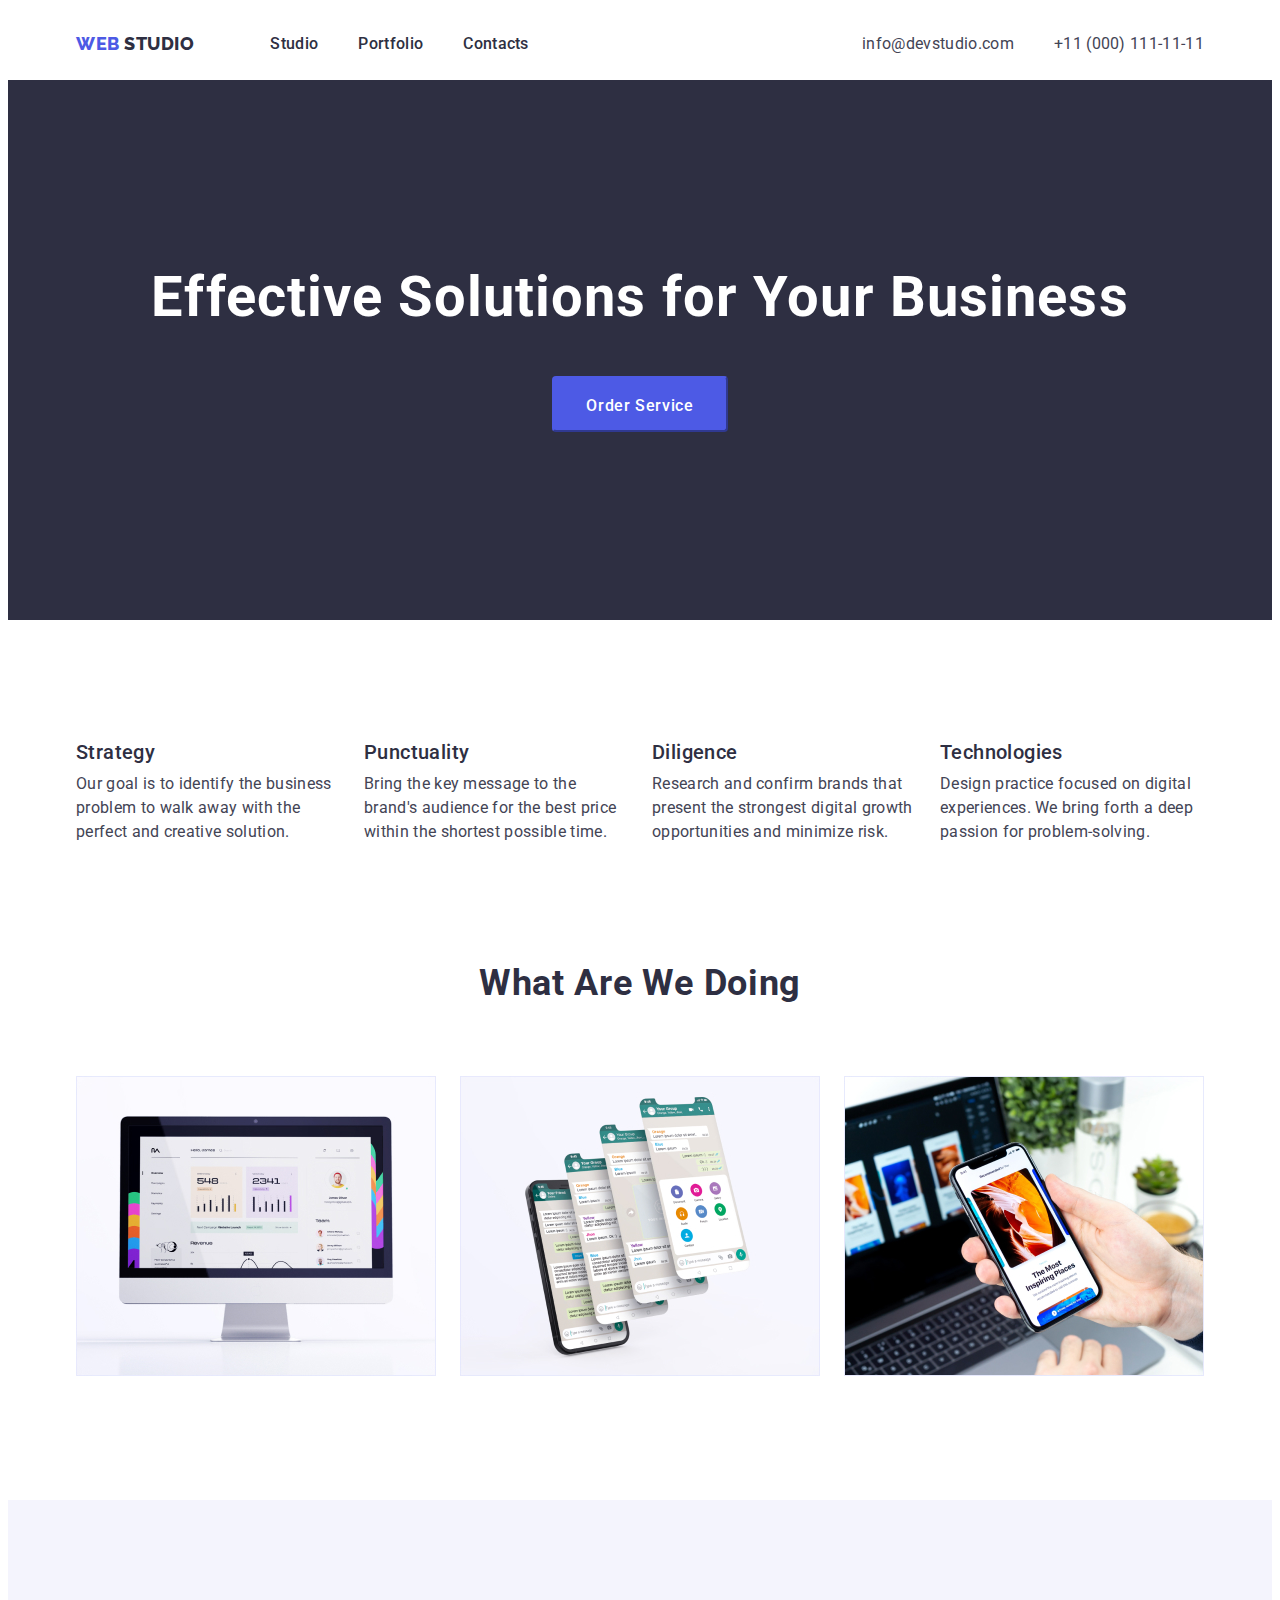
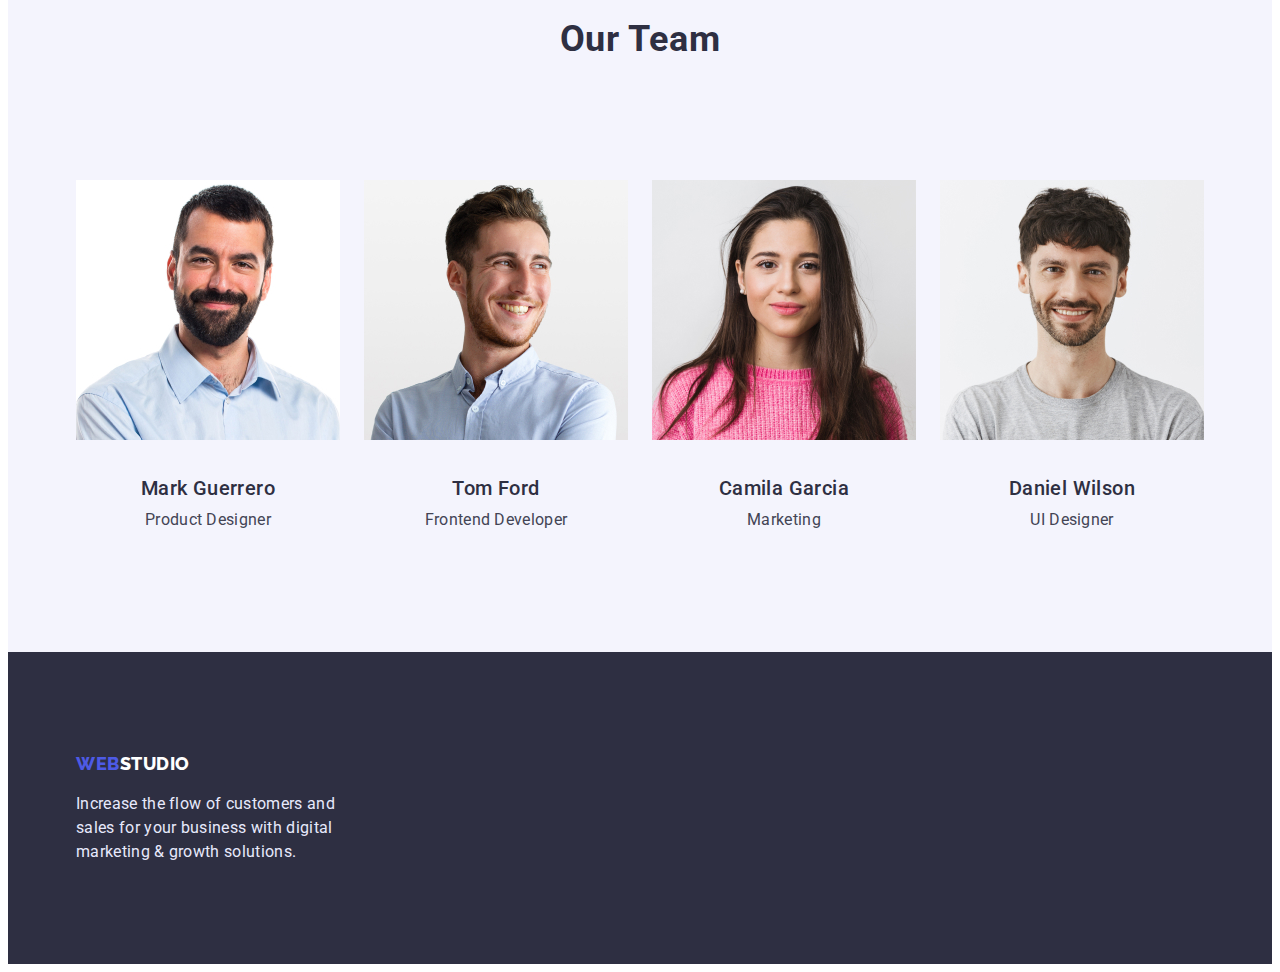
<file: index.html>
<!DOCTYPE html>
<html lang="en">
<head>
    <meta charset="UTF-8">
    <meta http-equiv="X-UA-Compatible" content="IE=edge">
    <meta name="viewport" content="width=device-width, initial-scale=1.0">
    <title class="title">
        Студія
    </title>
    <link rel="preconnect" href="https://fonts.googleapis.com"><link rel="preconnect" href="https://fonts.gstatic.com" crossorigin><link href="https://fonts.googleapis.com/css2?family=Raleway:wght@800&family=Roboto:wght@400;500;700;900&display=swap" rel="stylesheet">
 
    <link rel="stylesheet" href="./css/style.css">
    
   </head>
<body>

      <header class="header">
        
       <div class="container header-flex">
        <div class="container header-flex">
            <a class="header-logo" href="./index.html">Web <span class="header-logo-span">Studio</span></a>
        <nav class="header-nav">
       <ul class="header-list">
        <li class="header-item"><a class="header-link link" href="studio.html">Studio</a> </li>
        <li class="header-item"><a class="header-link link" href="portfolio.html">Portfolio</a> </li>
        <li class="header-item"><a class="header-link link" href="contacts.html">Contacts</a>  </li>
       </ul>
    </nav> 
</div>
     
     
     <div class="container header-flex">
        <ul class="contacts-list"> 
            <li class="contacts-item"> <a class="contacts-link" href="mailto:info@devstudio.com">info@devstudio.com</a></li> 
         <li class="contacts-item"> <a class="contacts-link" href="tel:+110001111111">+11 (000) 111-11-11</a> </li>
         </ul>
     </div>
       </div>
    
    </header>
    <main>
 
    <section class="hero">
    <div class="container">
        <h1 class="hero-title">Effective Solutions for Your Business</h1>
    <button class="hero-button">Order Service</button>
  
    </div>
    </section>
 

 <section class="futures">
    <div class="container">
        <h2 class="visually-hidden">Benefits</h2>
 <ul class="futures-list">
    <li class="futures-item">
        <h3 class="futures-caption">
            Strategy
        </h3>
        <p class="futures-text">
            Our goal is to identify the business
            problem to walk away with the perfect and creative solution. 
        </p>
    </li>

    <li class="futures-item">
        <h3 class="futures-caption">
            Punctuality
        </h3>
        <p class="futures-text" > 
            Bring the key message to the brand's audience for the best price  within the shortest possible time.
        </p>
       
    </li>

    <li class="futures-item">
        <h3 class="futures-caption">
            Diligence
        </h3>
        <p class="futures-text">
            Research and confirm brands that present the strongest digital growth  opportunities and minimize risk.
        </p>
    </li>

    <li class="futures-item">
        <h3 class="futures-caption">
            Technologies
        </h3>
        <p class="futures-text" >
            Design practice focused on digital experiences. We bring forth a deep  passion for problem-solving.
        </p>
    </li>
    </ul>
    </div>
 </section>
  
 <section class="slides">
    <div class="container">
        <h2 class="slides-caption">What are we doing</h2>
     <ul class="slides-list">
     <li class="slides-item"><img  src="img/img.jpg" alt="PC" 
        width="360"></li>
     <li class="slides-item"><img src="img/img1.jpg" alt="Display"
        width="360"></li>
     <li class="slides-item"><img src="img/img2.jpg" alt="Devices"
        width="360"></li>
      </ul>
    </div>
 </section>

 <section class="team">
     <div class="container">
        <h2 class="our-team"> 
            Our Team
           </h2> 
        <ul class="team-list">
             
         <li class="team-item"> <img src="img/card.jpg" alt="card1" width="264">
           <h3 class="team-caption">
             Mark Guerrero
            </h3>
           <p class="team-title">
             Product Designer
           </p>
           </li>
         
         
         
          <li class="team-item"><img src="img/card2.jpg" alt="card2" width="264">
              <h3 class="team-caption">
                 Tom Ford
              </h3>
              <p class="team-title">
                 Frontend Developer
              </p></li>
         
         
         
          <li class="team-item"><img src="img/card3.jpg" alt="card3" width="264">
              <h3 class="team-caption">
                 Camila Garcia
              </h3>
              <p class="team-title">
                 Marketing
              </p></li>
         
         
         
          <li class="team-item"><img src="img/card4.jpg" alt="card4" width="264">
              <h3 class="team-caption">
                 Daniel Wilson
              </h3>
              <p class="team-title">
                 UI Designer
              </p>
          </li>
          
        </ul>
     </div>
     
</section>
</main>

<footer class="footer">
    <div class="container">
        <a class="footer-logo" href="./index.html">Web <span class="footer-logo-span">Studio</span></a>
    <p class="footer-text">
        Increase the flow of customers and <br> sales for your business with digital <br> marketing & growth solutions.
    
        <p>
    </div>
</footer>

</body>
 
</html>
</file>
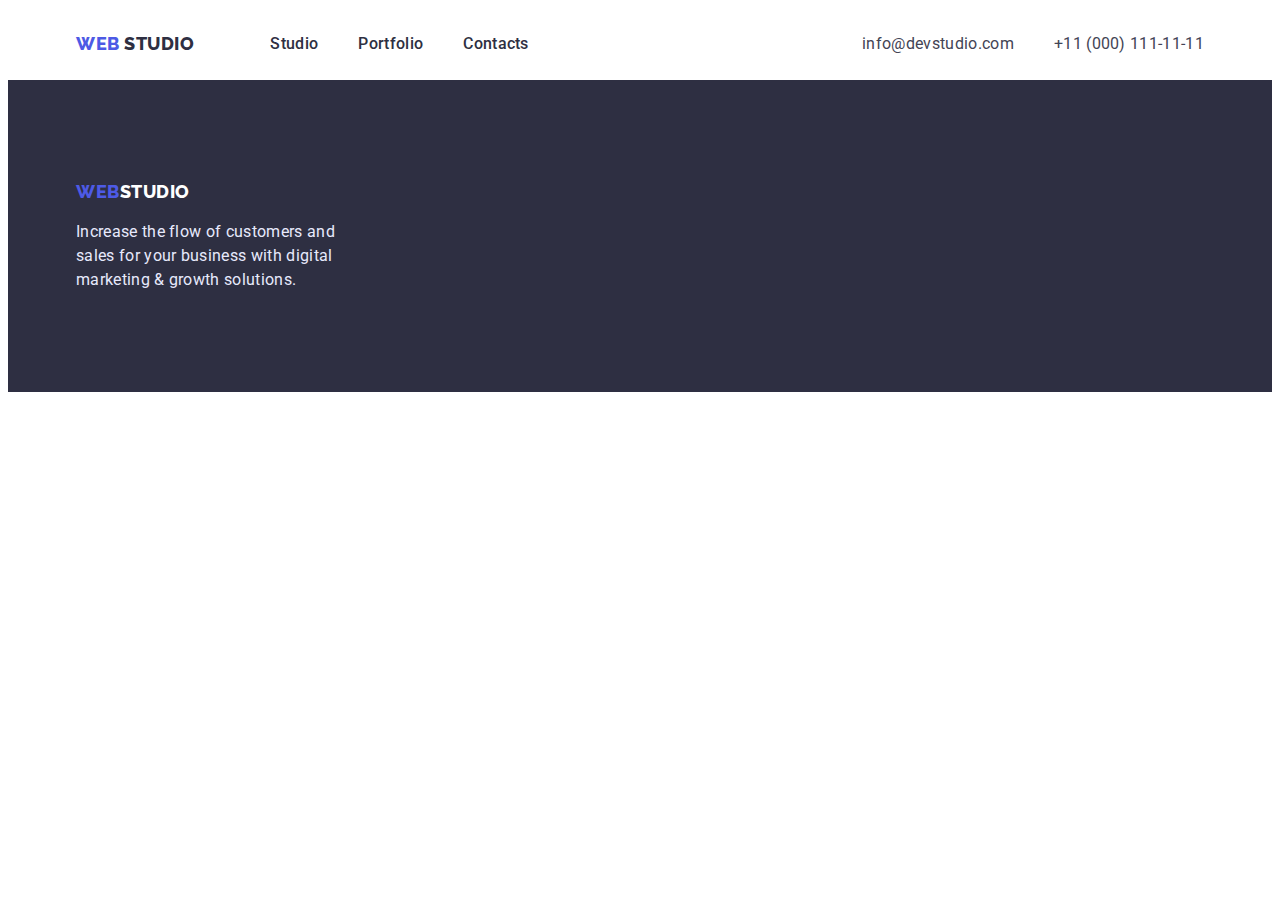
<file: contacts.html>
<!DOCTYPE html>
<html lang="en">
<head>
    <meta charset="UTF-8">
    <meta http-equiv="X-UA-Compatible" content="IE=edge">
    <meta name="viewport" content="width=device-width, initial-scale=1.0">
    <title>Document</title>
    <title>Портфоліо</title>
    <link rel="preconnect" href="https://fonts.googleapis.com"><link rel="preconnect" href="https://fonts.gstatic.com" crossorigin><link href="https://fonts.googleapis.com/css2?family=Raleway:wght@800&family=Roboto:wght@400;500;700;900&display=swap" rel="stylesheet">

    <link rel="stylesheet" href="./css/style.css">
    
</head>
<body>
    


   <main>
    <header class="header">
        
        <div class="container header-flex">
         <div class="container header-flex">
             <a class="header-logo" href="./index.html">Web <span class="header-logo-span">Studio</span></a>
         <nav class="header-nav">
        <ul class="header-list">
         <li class="header-item"><a class="header-link link" href="studio.html">Studio</a> </li>
         <li class="header-item"><a class="header-link link" href="portfolio.html">Portfolio</a> </li>
         <li class="header-item"><a class="header-link link" href="contacts.html">Contacts</a>  </li>
        </ul>
     </nav> 
 </div>
      
      
      <div class="container header-flex">
         <ul class="contacts-list"> 
             <li class="contacts-item"> <a class="contacts-link" href="mailto:info@devstudio.com">info@devstudio.com</a></li> 
          <li class="contacts-item"> <a class="contacts-link" href="tel:+110001111111">+11 (000) 111-11-11</a> </li>
          </ul>
      </div>
        </div>
     
     </header>
   </main>
   
   <footer class="footer">
    <div class="container">
        <a class="footer-logo" href="./index.html">Web <span class="footer-logo-span">Studio</span></a>
    <p class="footer-text">
        Increase the flow of customers and <br> sales for your business with digital <br> marketing & growth solutions.
    
        <p>
    </div>
</footer>
</body>
</html>
</file>
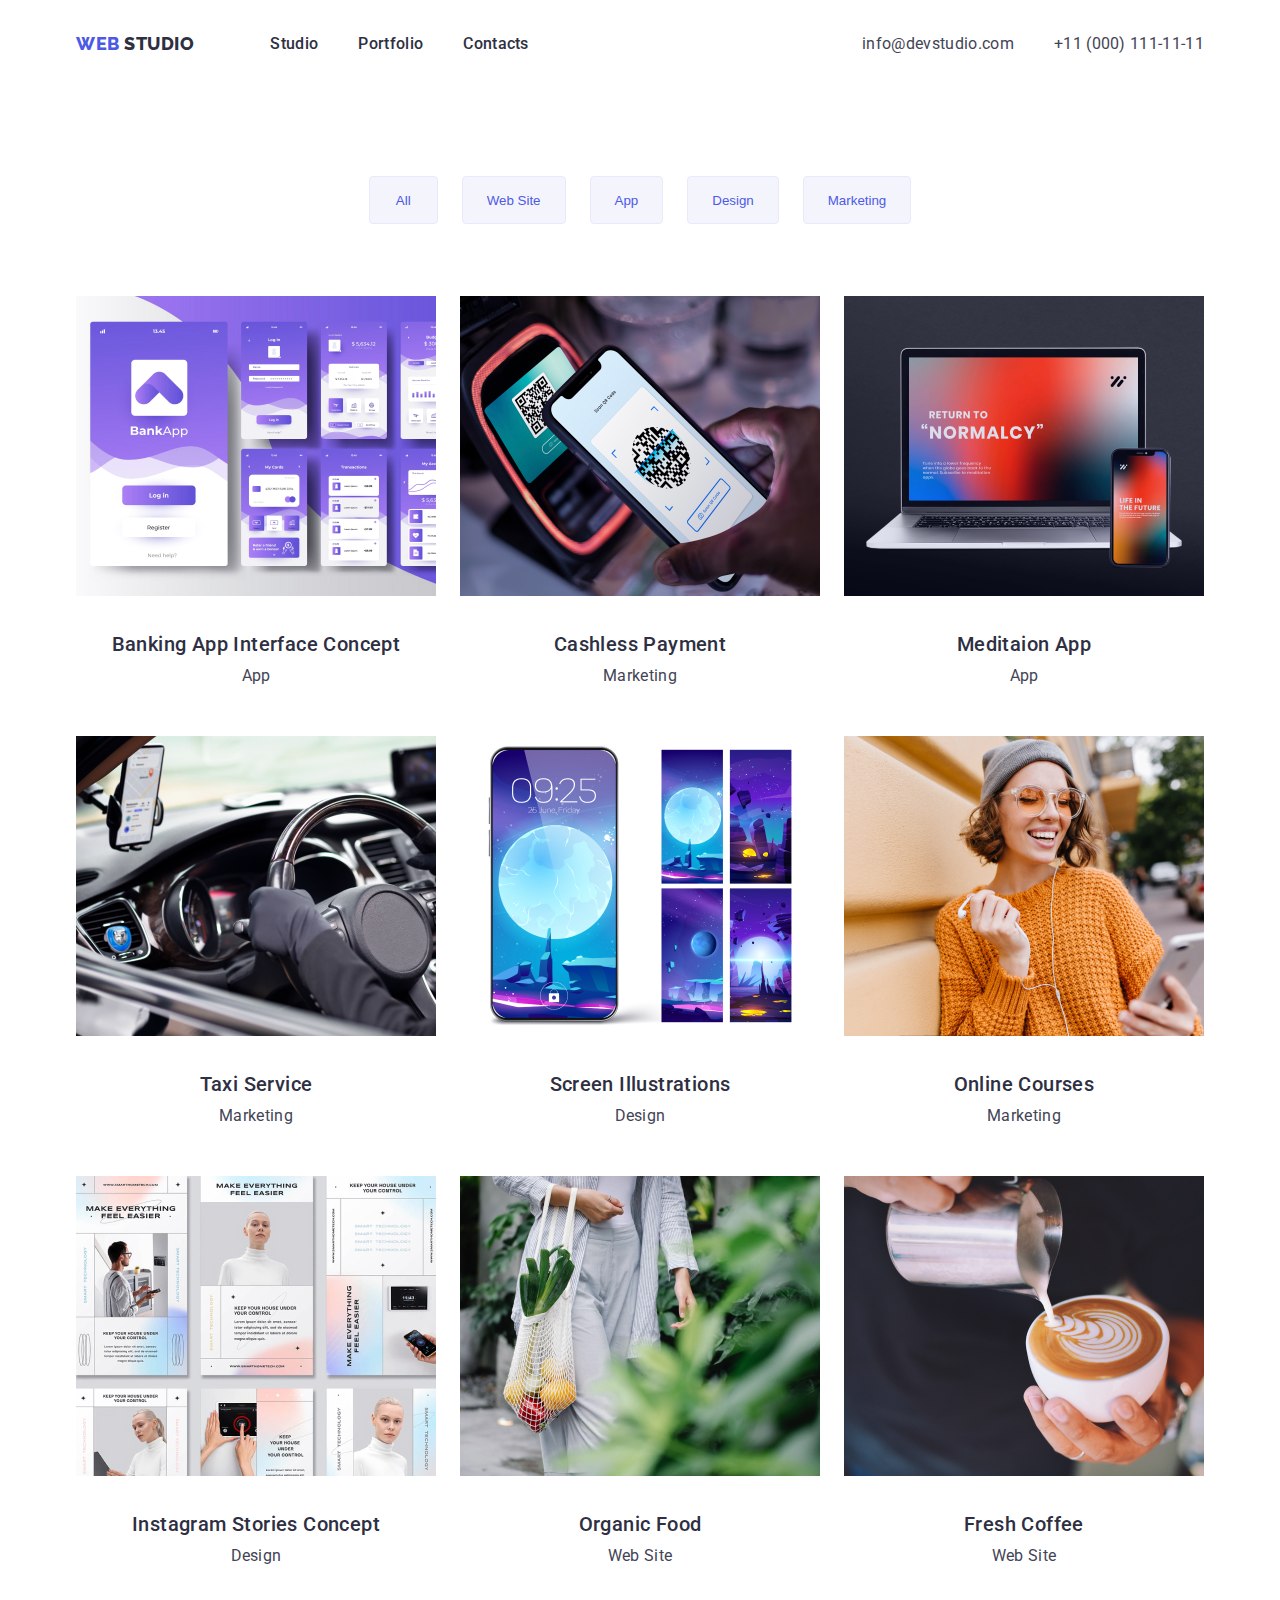
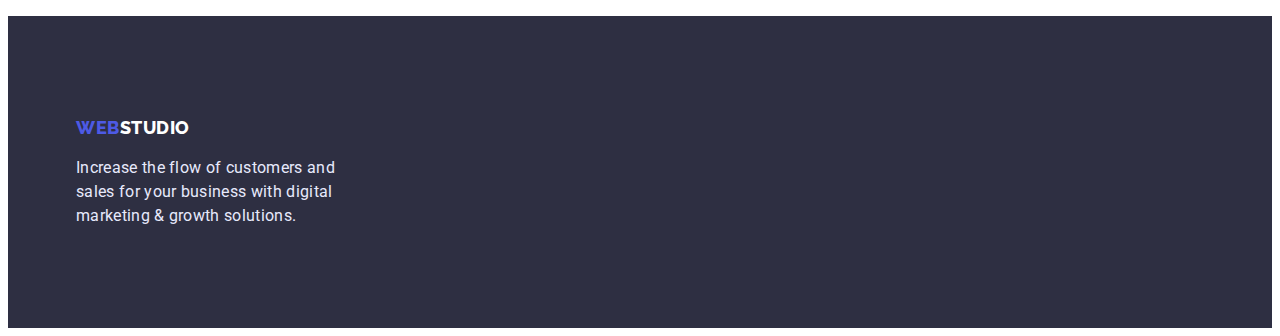
<file: portfolio.html>
<!DOCTYPE html>
<html lang="en">
<head>
    <meta charset="UTF-8">
    <meta http-equiv="X-UA-Compatible" content="IE=edge">
    <meta name="viewport" content="width=device-width, initial-scale=1.0">
    <title>Document</title>
    <title>Портфоліо</title>
    <link rel="preconnect" href="https://fonts.googleapis.com"><link rel="preconnect" href="https://fonts.gstatic.com" crossorigin><link href="https://fonts.googleapis.com/css2?family=Raleway:wght@800&family=Roboto:wght@400;500;700;900&display=swap" rel="stylesheet">

    <link rel="stylesheet" href="./css/style.css">
    
</head>
<body>
    
    <header class="header">
        
        <div class="container header-flex">
         <div class="container header-flex">
             <a class="header-logo" href="./index.html">Web <span class="header-logo-span">Studio</span></a>
         <nav class="header-nav">
        <ul class="header-list">
         <li class="header-item"><a class="header-link link" href="studio.html">Studio</a> </li>
         <li class="header-item"><a class="header-link link" href="portfolio.html">Portfolio</a> </li>
         <li class="header-item"><a class="header-link link" href="contacts.html">Contacts</a>  </li>
        </ul>
     </nav> 
 </div>
      
      
      <div class="container header-flex">
         <ul class="contacts-list"> 
             <li class="contacts-item"> <a class="contacts-link" href="mailto:info@devstudio.com">info@devstudio.com</a></li> 
          <li class="contacts-item"> <a class="contacts-link" href="tel:+110001111111">+11 (000) 111-11-11</a> </li>
          </ul>
      </div>
        </div>
     
     </header>
    <main>
    <section class="portfolio-hero">
        <div class="container">
            <ul class="portfolio-hero-list">
                <li class="portfolio-hero-item"> <button class="portfolio-hero-btn">All</button> </li>
                <li class="portfolio-hero-item"> <button class="portfolio-hero-btn">Web Site</button> </li>
                <li class="portfolio-hero-item"> <button class="portfolio-hero-btn">App</button> </li>
                <li class="portfolio-hero-item"> <button class="portfolio-hero-btn">Design</button> </li>
                <li class="portfolio-hero-item"> <button class="portfolio-hero-btn">Marketing</button> </li>
             
            </ul>
        </div>
      </section>
 
      
        <section class="portfolio-slides">
            <div class="container">
                <ul class="portfolio-slides-list">
                    <li class="portfolio-slides-item">
                        <img src="./img/portfolio1.jpg" alt="foto1">
                        <h2 class="portfolio-title">Banking App Interface Concept</h2>
                        <p class="portfolio-text">App</p>
                    </li>
                    <li class="portfolio-slides-item">
                        <img src="./img/portfolio2.jpg" alt="foto2">
                        <h2 class="portfolio-title">Cashless Payment</h2>
                        <p class="portfolio-text">Marketing</p>
                    </li>
                    <li class="portfolio-slides-item">
                        <img src="./img/portfolio3.jpg" alt="foto3">
                        <h2 class="portfolio-title">Meditaion App</h2>
                        <p class="portfolio-text">App</p>
                    </li>
                </ul>
            </div>
        
            <div class="container">
                <ul class="portfolio-slides-list">
                    <li class="portfolio-slides-item">
                        <img src="./img/portfolio4.jpg" alt="foto4">
                        <h2 class="portfolio-title">Taxi Service</h2>
                        <p class="portfolio-text">Marketing</p>
                    </li>
                    <li class="portfolio-slides-item">
                        <img src="./img/portfolio5.jpg" alt="foto5">
                        <h2 class="portfolio-title">Screen Illustrations</h2>
                        <p class="portfolio-text">Design</p>
                    </li>
                    <li class="portfolio-slides-item">
                        <img src="./img/portfolio6.jpg" alt="foto6">
                        <h2 class="portfolio-title">Online Courses</h2>
                        <p class="portfolio-text">Marketing</p>
                    </li>
                </ul>
            </div>
        
               <div class="container">
                <ul class="portfolio-slides-list">
                    <li class="portfolio-slides-item">
                        <img src="./img/portfolio7.jpg" alt="foto7">
                        <h2 class="portfolio-title">Instagram Stories Concept</h2>
                        <p class="portfolio-text">Design</p>
                    </li>
                    <li class="portfolio-slides-item">
                        <img src="./img/portfolio8.jpg" alt="foto8">
                        <h2 class="portfolio-title">Organic Food</h2>
                        <p class="portfolio-text">Web Site</p>
                    </li>
                    <li class="portfolio-slides-item">
                        <img src="./img/portfolio9.jpg" alt="foto9">
                        <h2 class="portfolio-title">Fresh Coffee</h2>
                        <p class="portfolio-text">Web Site</p>
                    </li>
                </ul>
               </div>
            </section>
        </main>


    <footer class="footer">
       <div class="container">
        <a class="footer-logo" href="./index.html">Web <span class="footer-logo-span">Studio</span></a>
        <p class="footer-text">
            Increase the flow of customers and <br> sales for your business with digital <br> marketing & growth solutions.
        </p>
       </div>
    </footer>

   
</header>
</body>
</html>
</file>
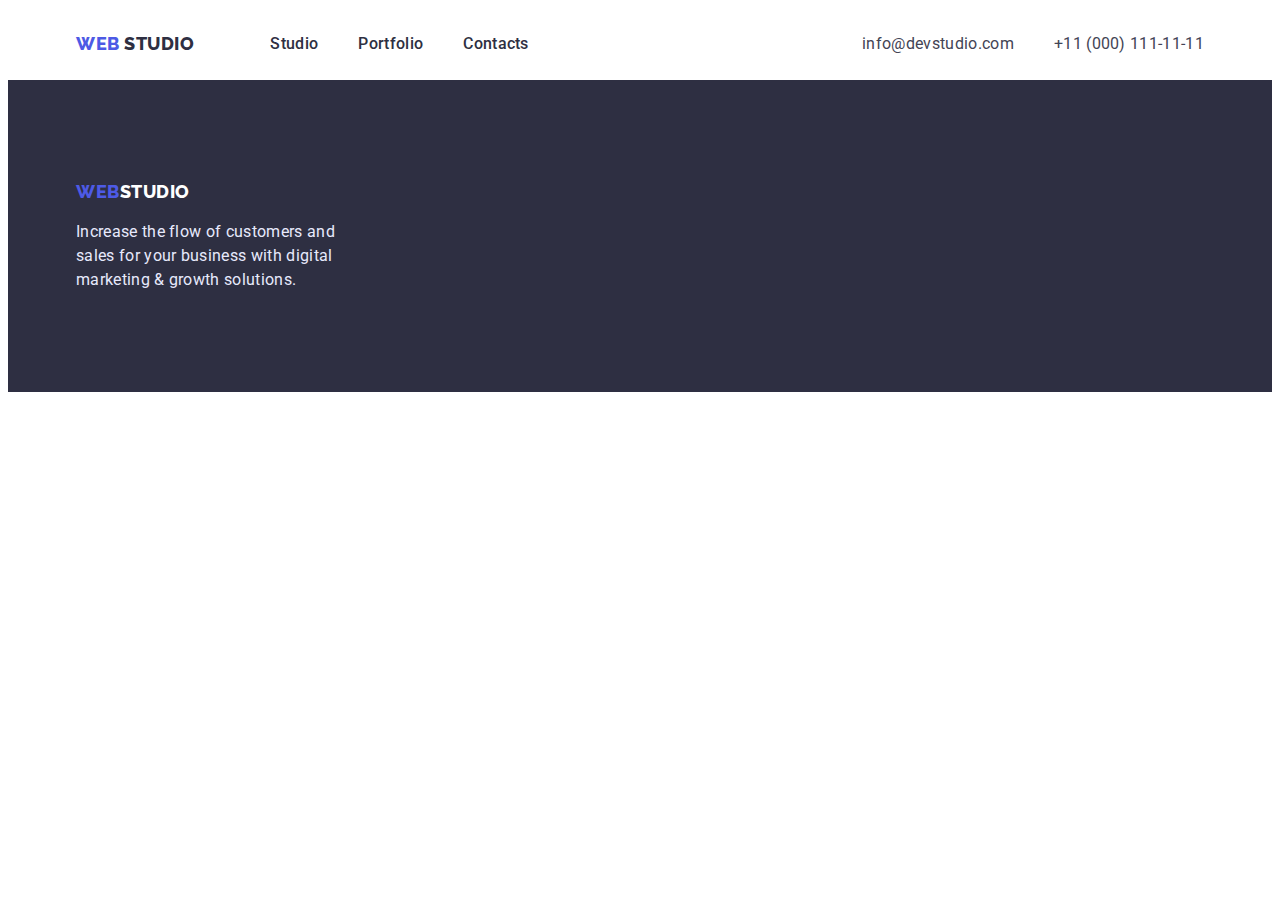
<file: studio.html>
<!DOCTYPE html>
<html lang="en">
<head>
    <meta charset="UTF-8">
    <meta http-equiv="X-UA-Compatible" content="IE=edge">
    <meta name="viewport" content="width=device-width, initial-scale=1.0">
    <title>Document</title>
    <title>Портфоліо</title>
    <link rel="preconnect" href="https://fonts.googleapis.com"><link rel="preconnect" href="https://fonts.gstatic.com" crossorigin><link href="https://fonts.googleapis.com/css2?family=Raleway:wght@800&family=Roboto:wght@400;500;700;900&display=swap" rel="stylesheet">

    <link rel="stylesheet" href="./css/style.css">
    
</head>
<body>
    
    <main>
        <header class="header">
        
            <div class="container header-flex">
             <div class="container header-flex">
                 <a class="header-logo" href="./index.html">Web <span class="header-logo-span">Studio</span></a>
             <nav class="header-nav">
            <ul class="header-list">
             <li class="header-item"><a class="header-link link" href="studio.html">Studio</a> </li>
             <li class="header-item"><a class="header-link link" href="portfolio.html">Portfolio</a> </li>
             <li class="header-item"><a class="header-link link" href="contacts.html">Contacts</a>  </li>
            </ul>
         </nav> 
     </div>
          
          
          <div class="container header-flex">
             <ul class="contacts-list"> 
                 <li class="contacts-item"> <a class="contacts-link" href="mailto:info@devstudio.com">info@devstudio.com</a></li> 
              <li class="contacts-item"> <a class="contacts-link" href="tel:+110001111111">+11 (000) 111-11-11</a> </li>
              </ul>
          </div>
            </div>
         
         </header>
       </main>
       
       <footer class="footer">
        <div class="container">
            <a class="footer-logo" href="./index.html">Web <span class="footer-logo-span">Studio</span></a>
        <p class="footer-text">
            Increase the flow of customers and <br> sales for your business with digital <br> marketing & growth solutions.
        
            <p>
        </div>
    </footer>
</body>
</html>
</file>
<file: css/style.css>
body {
    background-color: #FFFFFF;
    color: #434455;
    font-family: 'Roboto', 'Raleway', sans-serif;
}
* {
    box-sizing: border-box;
}

:root {
    --first-title-color: #FFFFFF;
  --title-color: #2E2F42 ;
 --text-color: #434455;
 --focus-hover-color: #4D5AE5 ;
 --btn-background-color : #4D5AE5 ;
 --btn-background-focus-color:#404BBF;
 --logo-color:#4D5AE5 ;
 --lh-title:1.2;
 --lh-header-text:1.5;
}

 ul, ol {
    padding-left: 0;
    margin: 0;
    list-style: none;
 }
 .link:hover,
  .link:focus {
    color: var(--focus-hover-color);

 }
 a {
text-decoration: none;

 }
 p,h1,h2,h3,h4{
    margin: 0;
 }

 .container {
    width: 1128px;
    margin-left: auto;
    margin-right: auto;
     
 }


  /*------------------ HEADER --------------------*/


  .header {
    background-color: #FFFFFF;
    
  }
  .header-logo{
      font-family: 'Raleway';
      font-weight: 800;
      font-size: 18px;
      line-height: 1.33;
      /* identical to box height, or 133% */
      
      align-items: center;
      letter-spacing: 0.03em;
      text-transform: uppercase;
      color: var(--logo-color);
     
  }

  .header-logo-span {
    color: var(--title-color);
}

.header-logo-span:hover,
.header-logo-span:focus {
    color: var(--focus-hover-color);
}

  .header-logo:hover,
  .header-logo:focus{
  color:var(--focus-hover-color);
  }
  .header-nav {
  }
  
  .header-list {
    display: flex;
    margin-left : 76px;
  }
  .header-item {
    margin-right: 40px;
  }
  .header-list, .header-item:last-child {
    margin-right: 0;
  }
  
  .header-link {
    display: block;
      font-family: 'Roboto';
  font-weight: 500;
  font-size: 16px;
  line-height: var(--lh-header-text);
  /* identical to box height, or 150% */
  letter-spacing: 0.02em;
  /* NAVY BLUE */
  color: var(--title-color,#2E2F42);
  padding-top: 24px;
  padding-bottom: 24px;
  }
  


  .contacts-list
  {
    display: flex;
    margin-left: auto;
  }
 
 .contacts-item{
    margin-right: 40px;
 }
 .contacts-item:nth-child(2n) {
    margin-right: 0;
 }
  


   .contacts-link {
    display: block;
    padding-top: 24px;
    padding-bottom: 24px;

    font-family: 'Roboto';
  font-weight: 400;
  font-size: 16px;
  line-height: var(--lh-header-text);
  /* identical to box height, or 150% */
  letter-spacing: 0.02em;
  /* SLATE */

  color: var(--text-color,#434455);
 
   }

   .contacts-link:hover,
   .contacts-link:focus {
    color: var(--focus-hover-color);
   }

   .header-flex {
    display: flex;
    align-items: center;

 }
  
  /*------------------ HERO --------------------*/
  
  .hero {
      background-color: #2E2F42;
      text-align: center;
  }
  .hero-title {
      /* Header 1 */
  
  font-family: 'Roboto';
  font-style: normal;
  font-weight: 700;
  font-size: 56px;
  line-height: 1.07;
  /* or 107% */
  letter-spacing: 0.02em;
  color: #FFFFFF;

  padding-top: 188px;
 margin-bottom: 48px;
  }
  .hero-button {
      background: var(--btn-background-color);
      font-family: 'Roboto';
  font-weight: 500;
  font-size: 16px;
  line-height:var(--lh-header-text);
  /* identical to box height, or 150% */
  letter-spacing: 0.04em;
  color: #FFFFFF;
  cursor: pointer;
  border-radius: 4px;
  border-color: var(--btn-background-color);
  min-width: 169px;
 height: 56px;

 padding: 16px 32px;
 margin-bottom: 188px;
  }
   
  .hero-button:focus,
  .hero-button:hover {
    background-color: var(--btn-background-focus-color);
  }
  
  /*------------------ FUTURES --------------------*/
  
  .futures {  
  background-color: var(--first-title-color);
  }
  .futures-list{
    padding-top: 120px;
 padding-bottom: 120px;
  }

.futures-item {
    margin-right: 24px;
    width: 264px;
  }

  .futures-item:nth-child(4n) {
    margin-right: 0;
  }
  .visually-hidden {
      position: absolute;
      width: 1px;
      height: 1px;
      margin: -1px;
      border: 0;
      padding: 0;
      white-space: nowrap;
      clip-path: inset(100%);
      clip: rect(0 0 0 0);
      overflow: hidden;
  
  }
  .futures-caption {
      /* Header 3 */
  font-family: 'Roboto';
  font-weight: 500;
  font-size: 20px;
  line-height: var(--lh-title);
  /* identical to box height, or 120% */
  letter-spacing: 0.02em;
  /* NAVY BLUE */
  color: #2E2F42;
  margin-bottom: 8px;
  }
  
  .futures-text {
      font-family: 'Roboto';
  font-weight: 400;
  font-size: 16px;
  line-height:var(--lh-header-text);
  /* or 150% */
  letter-spacing: 0.02em;
  /* SLATE */
  color: #434455;
  
  }

  .futures-list { 
    display: flex;
  }

  
  /*------------------ SLIDES --------------------*/
  
  .slides {
      background-color: var(--first-title-color);
  }
  .slides-caption {
      font-family: 'Roboto';
  font-style: normal;
  font-weight: 700;
  font-size: 36px;
  line-height: 1.11;
  /* identical to box height, or 111% */
  text-align: center;
  letter-spacing: 0.02em;
  text-transform: capitalize;
  color: #2E2F42;
  margin-bottom: 72px;
  }
  .slides-list {
    display: flex;
  
  }
  .slides-item {
    margin-right: 24px;
    width: 360px;
    padding-bottom: 120px;
  }
  .slides-item:nth-child(3n)
 {
    margin-right: 0;
 }


  
  /*------------------ TEAM --------------------*/
  
  .team {
      background-color: #F4F4FD;
  }
  .our-team {
      font-family: 'Roboto';
  font-style: normal;
  font-weight: 700;
  font-size: 36px;
  line-height: 1.11;
  /* identical to box height, or 111% */
  text-align: center;
  letter-spacing: 0.02em;
  text-transform: capitalize;
  color: #2E2F42;
  padding-top: 120px;
  margin-bottom: 120px;
  }
  .team-list {
    display: flex;
  
  }
  .team-item {
    margin-right: 24px;
  }
.team-item:nth-child(4n) {
    margin-right: 0;
}

  .team-caption {
      font-family: 'Roboto';
  font-style: normal;
  font-weight: 500;
  font-size: 20px;
  line-height: 1var(--lh-title);
  /* identical to box height, or 120% */
  text-align: center;
  letter-spacing: 0.02em;
  /* NAVY BLUE */
  color: #2E2F42;

  padding-top: 32px;
 margin-bottom: 8px;
  }
  .team-title {
      /* Body */
  font-family: 'Roboto';
  font-style: normal;
  font-weight: 400;
  font-size: 16px;
  line-height: var(--lh-header-text) ;
  /* identical to box height, or 150% */
  text-align: center;
  letter-spacing: 0.02em;
  /* SLATE */
  color: #434455;
  padding-bottom: 120px;
}

/*------------------ PORTFOLIO --------------------*/

.portfolio-title {
    font-family: 'Roboto';
font-style: normal;
font-weight: 500;
font-size: 20px;
line-height: var(--lh-title);
/* identical to box height, or 120% */
letter-spacing: 0.02em;
/* NAVY BLUE */
color: var(--title-color,#2E2F42);

padding-bottom: 8px;
padding-top: 32px;
}

.portfolio-text {
    font-family: 'Roboto';
font-style: normal;
font-weight: 400;
font-size: 16px;
line-height: var(--lh-header-text);
/* identical to box height, or 150% */
letter-spacing: 0.02em;
/* SLATE */
color: var(--text-color,#434455);
}

/*------------------ PORTFOLIO - HERO --------------------*/


.portfolio-hero {
    text-align: center;
}

.portfolio-hero-list{
    display: flex;
 justify-content: center;
    padding-top: 96px;
    padding-bottom: 72px;
}
.portfolio-hero-btn {
   text-align: center;
    /* CLOUD */
    background: #F4F4FD;
    /* CORNFLOWER */
    border: 1px solid #E7E9FC;
    border-radius: 4px;
 color: #4D5AE5;
 min-width: 69px;
 height: 48px;
 padding: 12px 24px;
 cursor: pointer;
}
.portfolio-hero-btn:hover,
.portfolio-hero-btn:focus{
color: var(--first-title-color);
background-color: var(--btn-background-focus-color)
}
.portfolio-hero-item {
    margin-right: 24px;
}

.portfolio-hero-item:last-child{
    margin-right: 0;
}

/*------------------ PPORTFOLIO SLIDES --------------------*/
.portfolio-slides {
    text-align: center;
}

.portfolio-slides-list {
    display: flex;
    padding-bottom: 48px;
}
.portfolio-slides-item {
    margin-right: 24px;
    width: 360px;
    
}

.portfolio-slides-list, .portfolio-slides-item:last-child {
    margin-right: 0;
}




/*------------------ FOOTER --------------------*/
.footer{
    background-color: #2E2F42;
}
.footer-logo { 
    font-family: 'Raleway';
    font-style: normal;
    font-weight: 800;
    font-size: 18px;
    line-height: 1.33;
    /* identical to box height, or 133% */
    display: flex;
    align-items: center;
    letter-spacing: 0.03em;
    text-transform: uppercase; 
    color: var(--logo-color);
    padding-top: 100px;
    margin-bottom: 16px;
} 

.footer-logo:hover,
.footer-logo:focus{
    color: var(--focus-hover-color);
}



.footer-logo-span {
    color: #FFFFFF;
}

.footer-logo-span:hover,
.footer-logo-span:focus {
    color: var(--focus-hover-color);
}

.footer-text {
    font-family: 'Roboto';
font-style: normal;
font-weight: 400;
font-size: 16px;
line-height: var(--lh-header-text);
/* or 150% */
letter-spacing: 0.02em;
/* CORNFLOWER */
color: #E7E9FC;
padding-bottom: 100px;
}
</file>
